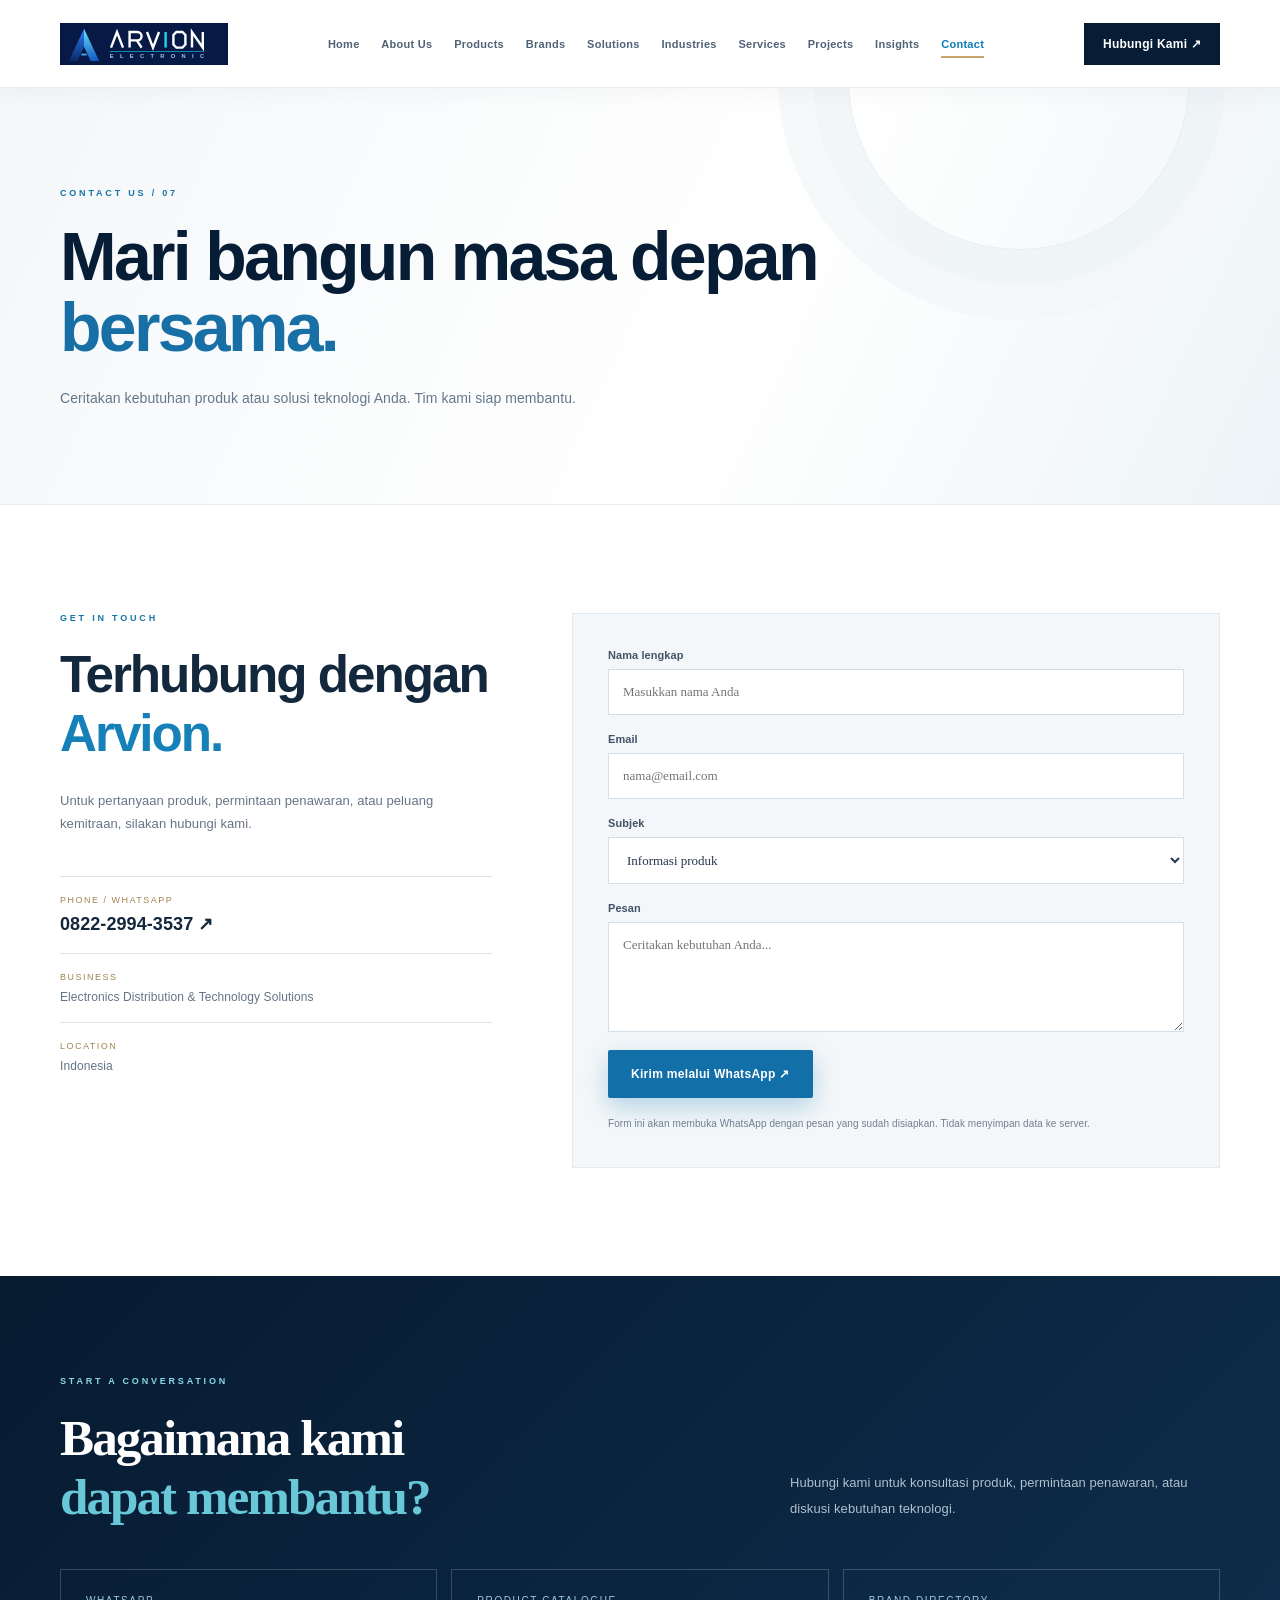
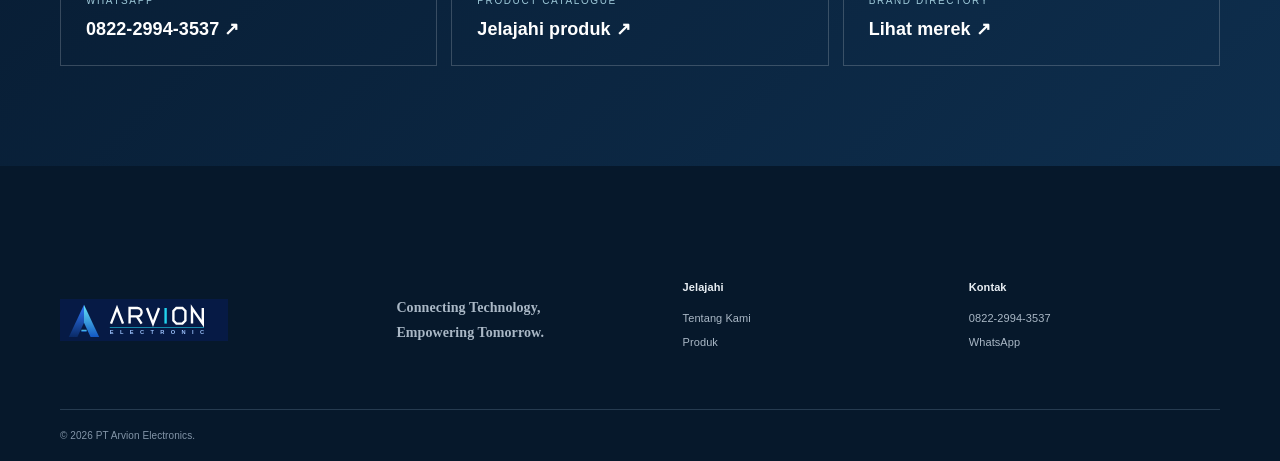
<file: contact.html>
<!DOCTYPE html><html lang="id"><head><meta charset="UTF-8"><meta name="viewport" content="width=device-width, initial-scale=1.0"><title>Contact | PT Arvion Electronics</title><link rel="stylesheet" href="style.css"><script defer src="script.js"></script></head><body><header class="site-header"><a class="brand" href="index.html"><img class="brand-logo" src="arvion-logo-dark.svg" alt="Logo PT Arvion Electronics"></a><button class="menu-toggle" aria-label="Buka navigasi" aria-expanded="false">☰</button><nav class="nav"><a class="" href="index.html">Home</a><a class="" href="about.html">About Us</a><a class="" href="products.html">Products</a><a class="" href="brands.html">Brands</a><a class="" href="solutions.html">Solutions</a><a class="" href="industries.html">Industries</a><a class="" href="services.html">Services</a><a class="" href="projects.html">Projects</a><a class="" href="insights.html">Insights</a><a class="active" href="contact.html">Contact</a></nav><a class="nav-cta" href="contact.html">Hubungi Kami ↗</a></header><main><section class="page-hero"><div class="container"><div class="eyebrow dark">CONTACT US / 07</div><h1>Mari bangun masa depan<br><em>bersama.</em></h1><p>Ceritakan kebutuhan produk atau solusi teknologi Anda. Tim kami siap membantu.</p></div></section><section class="section container contact-layout"><div class="contact-info"><div class="eyebrow dark">GET IN TOUCH</div><h2>Terhubung dengan<br><em>Arvion.</em></h2><p>Untuk pertanyaan produk, permintaan penawaran, atau peluang kemitraan, silakan hubungi kami.</p><div class="contact-detail"><small>PHONE / WHATSAPP</small><a href="https://wa.me/6282229943537" target="_blank" rel="noopener">0822-2994-3537 ↗</a></div><div class="contact-detail"><small>BUSINESS</small><span>Electronics Distribution & Technology Solutions</span></div><div class="contact-detail"><small>LOCATION</small><span>Indonesia</span></div></div><form class="contact-form" id="contactForm"><label>Nama lengkap<input required name="name" placeholder="Masukkan nama Anda"></label><label>Email<input required type="email" name="email" placeholder="nama@email.com"></label><label>Subjek<select name="subject"><option>Informasi produk</option><option>Permintaan penawaran</option><option>Kemitraan bisnis</option><option>Konsultasi solusi</option></select></label><label>Pesan<textarea required name="message" rows="5" placeholder="Ceritakan kebutuhan Anda..."></textarea></label><button class="btn btn-primary" type="submit">Kirim melalui WhatsApp ↗</button><small class="form-note">Form ini akan membuka WhatsApp dengan pesan yang sudah disiapkan. Tidak menyimpan data ke server.</small></form></section><section class="dark-section"><div class="container"><div class="section-head light"><div><div class="eyebrow">START A CONVERSATION</div><h2>Bagaimana kami<br><em>dapat membantu?</em></h2></div><p>Hubungi kami untuk konsultasi produk, permintaan penawaran, atau diskusi kebutuhan teknologi.</p></div><div class="contact-quick"><a href="https://wa.me/6282229943537" target="_blank" rel="noopener"><span>WHATSAPP</span><b>0822-2994-3537 ↗</b></a><a href="products.html"><span>PRODUCT CATALOGUE</span><b>Jelajahi produk ↗</b></a><a href="brands.html"><span>BRAND DIRECTORY</span><b>Lihat merek ↗</b></a></div></div></section></main><footer class="footer"><div class="container footer-main"><a class="brand brand-light" href="index.html"><img class="brand-logo" src="arvion-logo-dark.svg" alt="Logo PT Arvion Electronics"></a><p>Connecting Technology,<br>Empowering Tomorrow.</p><div><b>Jelajahi</b><a href="about.html">Tentang Kami</a><a href="products.html">Produk</a></div><div><b>Kontak</b><a href="tel:082229943537">0822-2994-3537</a><a href="https://wa.me/6282229943537">WhatsApp</a></div></div><div class="container footer-bottom">© 2026 PT Arvion Electronics.</div></footer></body></html>
</file>
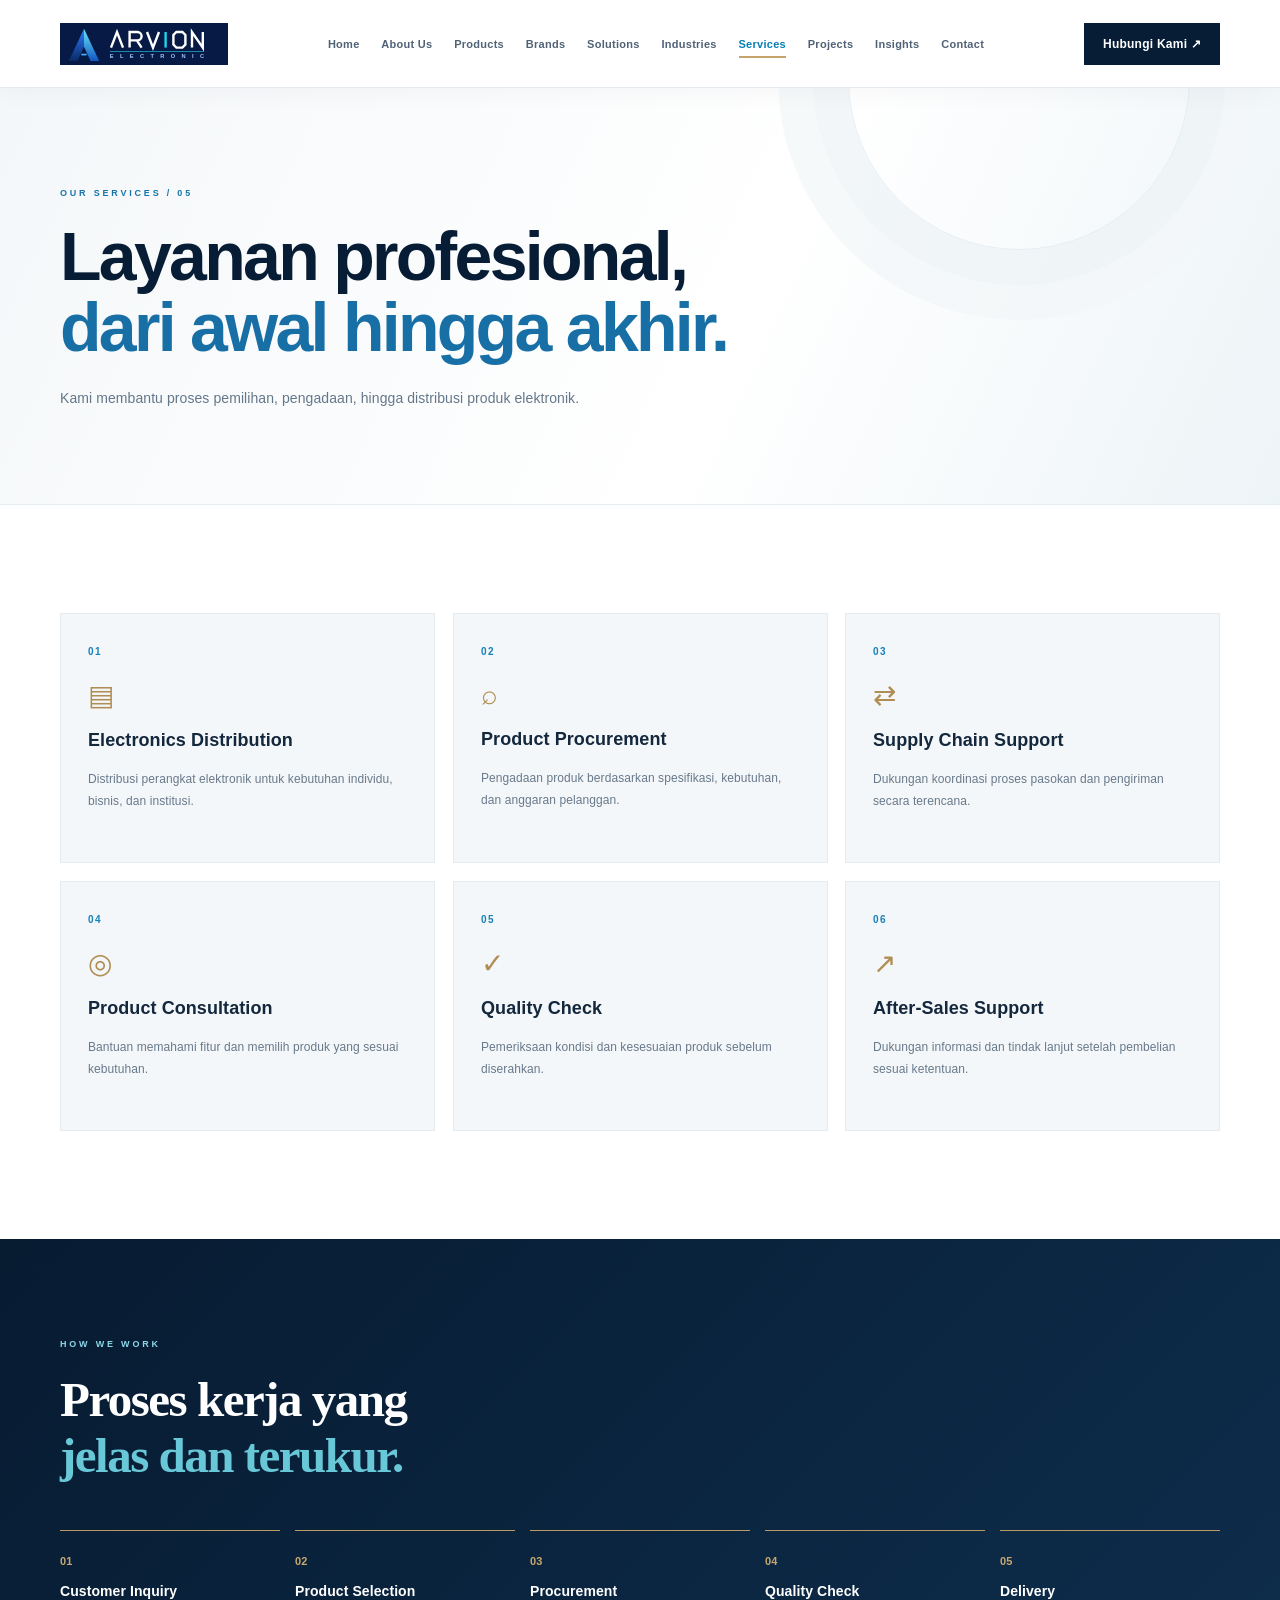
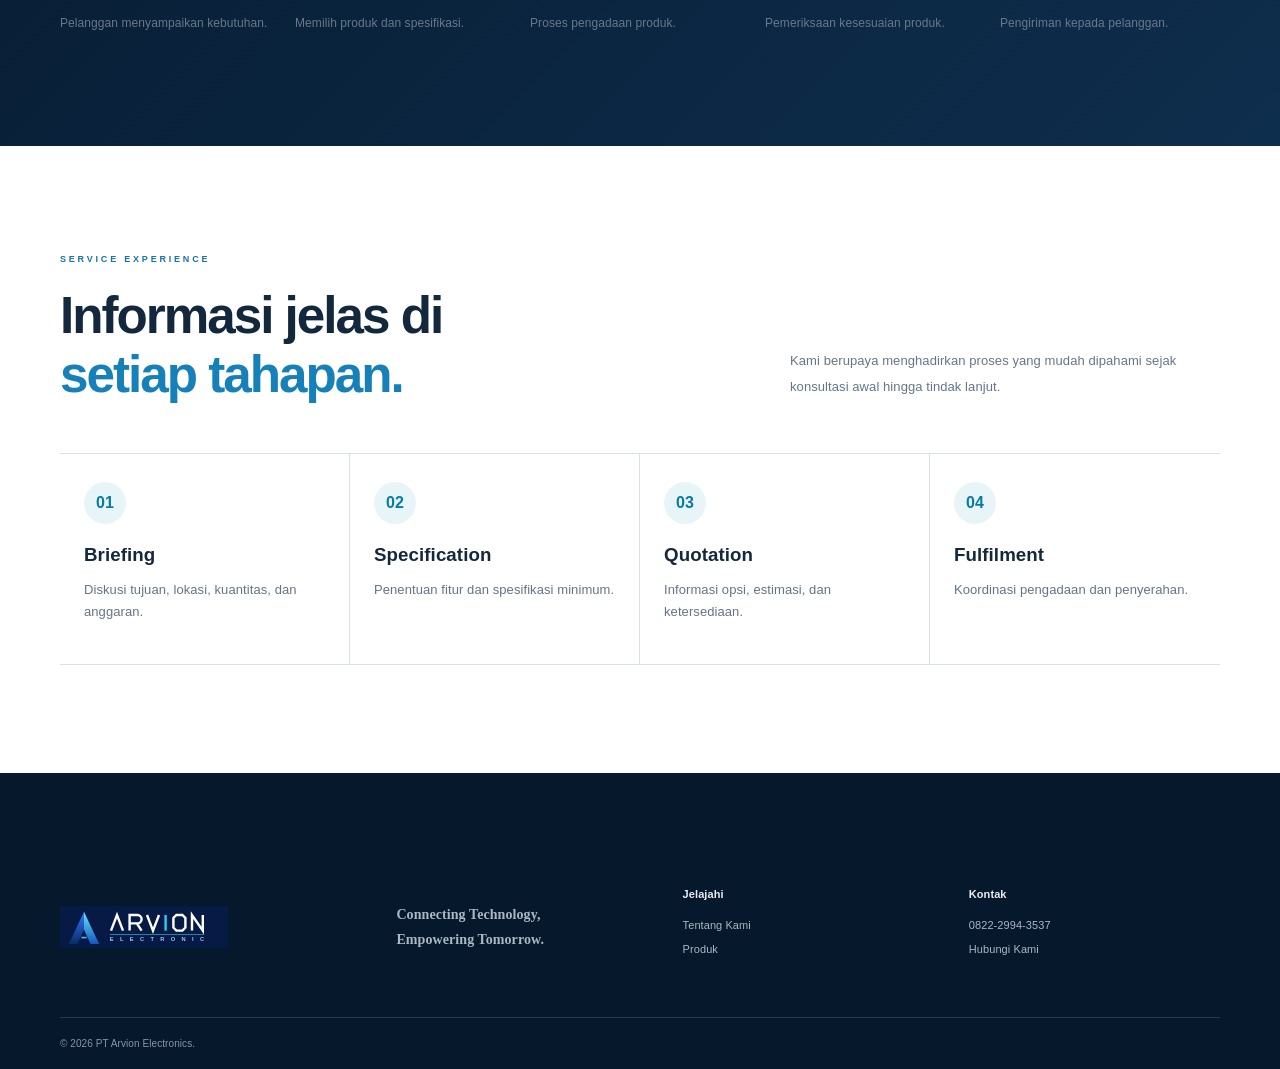
<file: services.html>
<!DOCTYPE html><html lang="id"><head><meta charset="UTF-8"><meta name="viewport" content="width=device-width, initial-scale=1.0"><title>Services | PT Arvion Electronics</title><link rel="stylesheet" href="style.css"><script defer src="script.js"></script></head><body><header class="site-header"><a class="brand" href="index.html"><img class="brand-logo" src="arvion-logo-dark.svg" alt="Logo PT Arvion Electronics"></a><button class="menu-toggle" aria-label="Buka navigasi" aria-expanded="false">☰</button><nav class="nav"><a class="" href="index.html">Home</a><a class="" href="about.html">About Us</a><a class="" href="products.html">Products</a><a class="" href="brands.html">Brands</a><a class="" href="solutions.html">Solutions</a><a class="" href="industries.html">Industries</a><a class="active" href="services.html">Services</a><a class="" href="projects.html">Projects</a><a class="" href="insights.html">Insights</a><a class="" href="contact.html">Contact</a></nav><a class="nav-cta" href="contact.html">Hubungi Kami ↗</a></header><main><section class="page-hero"><div class="container"><div class="eyebrow dark">OUR SERVICES / 05</div><h1>Layanan profesional,<br><em>dari awal hingga akhir.</em></h1><p>Kami membantu proses pemilihan, pengadaan, hingga distribusi produk elektronik.</p></div></section><section class="section container"><div class="service-grid"><article><b>01</b><div class="service-icon">▤</div><h3>Electronics Distribution</h3><p>Distribusi perangkat elektronik untuk kebutuhan individu, bisnis, dan institusi.</p></article><article><b>02</b><div class="service-icon">⌕</div><h3>Product Procurement</h3><p>Pengadaan produk berdasarkan spesifikasi, kebutuhan, dan anggaran pelanggan.</p></article><article><b>03</b><div class="service-icon">⇄</div><h3>Supply Chain Support</h3><p>Dukungan koordinasi proses pasokan dan pengiriman secara terencana.</p></article><article><b>04</b><div class="service-icon">◎</div><h3>Product Consultation</h3><p>Bantuan memahami fitur dan memilih produk yang sesuai kebutuhan.</p></article><article><b>05</b><div class="service-icon">✓</div><h3>Quality Check</h3><p>Pemeriksaan kondisi dan kesesuaian produk sebelum diserahkan.</p></article><article><b>06</b><div class="service-icon">↗</div><h3>After-Sales Support</h3><p>Dukungan informasi dan tindak lanjut setelah pembelian sesuai ketentuan.</p></article></div></section><section class="dark-section"><div class="container"><div class="eyebrow">HOW WE WORK</div><h2>Proses kerja yang<br><em>jelas dan terukur.</em></h2><div class="process-grid"><div><b>01</b><h3>Customer Inquiry</h3><p>Pelanggan menyampaikan kebutuhan.</p></div><div><b>02</b><h3>Product Selection</h3><p>Memilih produk dan spesifikasi.</p></div><div><b>03</b><h3>Procurement</h3><p>Proses pengadaan produk.</p></div><div><b>04</b><h3>Quality Check</h3><p>Pemeriksaan kesesuaian produk.</p></div><div><b>05</b><h3>Delivery</h3><p>Pengiriman kepada pelanggan.</p></div></div></div></section><section class="section container"><div class="section-head"><div><div class="eyebrow dark">SERVICE EXPERIENCE</div><h2>Informasi jelas di<br><em>setiap tahapan.</em></h2></div><p>Kami berupaya menghadirkan proses yang mudah dipahami sejak konsultasi awal hingga tindak lanjut.</p></div><div class="journey-grid"><div><span>01</span><h3>Briefing</h3><p>Diskusi tujuan, lokasi, kuantitas, dan anggaran.</p></div><div><span>02</span><h3>Specification</h3><p>Penentuan fitur dan spesifikasi minimum.</p></div><div><span>03</span><h3>Quotation</h3><p>Informasi opsi, estimasi, dan ketersediaan.</p></div><div><span>04</span><h3>Fulfilment</h3><p>Koordinasi pengadaan dan penyerahan.</p></div></div></section></main><footer class="footer"><div class="container footer-main"><a class="brand brand-light" href="index.html"><img class="brand-logo" src="arvion-logo-dark.svg" alt="Logo PT Arvion Electronics"></a><p>Connecting Technology,<br>Empowering Tomorrow.</p><div><b>Jelajahi</b><a href="about.html">Tentang Kami</a><a href="products.html">Produk</a></div><div><b>Kontak</b><a href="tel:082229943537">0822-2994-3537</a><a href="contact.html">Hubungi Kami</a></div></div><div class="container footer-bottom">© 2026 PT Arvion Electronics.</div></footer></body></html>
</file>
<file: style.css>
*{box-sizing:border-box} :root{--navy:#081b31;--navy2:#102b48;--blue:#1767a5;--cyan:#52c4d8;--ink:#12243a;--muted:#657487;--paper:#f4f7fa;--line:#dce4eb}html{scroll-behavior:smooth}body{margin:0;font-family:"DM Sans",sans-serif;color:var(--ink);background:#fff}h1,h2,h3,.brand{font-family:Manrope,sans-serif}a{color:inherit;text-decoration:none}.container{width:min(1160px,calc(100% - 48px));margin:auto}.site-header{height:82px;padding:0 max(24px,calc((100% - 1160px)/2));display:flex;align-items:center;justify-content:space-between;background:#fff;position:sticky;top:0;z-index:20;border-bottom:1px solid #e9eef2}.brand{display:flex;align-items:center;gap:10px;font-weight:800;letter-spacing:2px;font-size:16px;color:var(--navy)}.brand>span:last-child{line-height:1}.brand small{display:block;font:600 8px "DM Sans";letter-spacing:3px;margin-top:5px;color:#718092}.brand-icon{width:39px;height:39px;background:var(--navy);color:white;display:grid;place-items:center;font-size:22px;letter-spacing:-2px}.brand-icon span{color:var(--cyan)}.nav{display:flex;gap:24px}.nav a{font-size:12px;font-weight:700;color:#4f6072;transition:.2s}.nav a:hover,.nav a.active{color:#0877b8}.nav-cta{font-size:12px;font-weight:700;color:#fff;background:var(--navy);padding:13px 17px}.nav-cta span{color:var(--cyan)}.menu-toggle{display:none;background:none;border:0;font-size:25px;color:var(--navy)}.hero{min-height:650px;position:relative;display:flex;align-items:center;overflow:hidden;background:var(--navy);color:white}.hero-bg{position:absolute;inset:0;background:linear-gradient(90deg,rgba(5,21,39,.96) 0%,rgba(5,21,39,.82) 46%,rgba(5,21,39,.25) 100%),url("https://images.unsplash.com/photo-1518770660439-4636190af475?auto=format&fit=crop&w=2000&q=90") center/cover}.hero-content{position:relative;padding-top:25px;padding-bottom:55px}.eyebrow{font-size:10px;letter-spacing:2.5px;font-weight:700;color:#8bd7e7;margin-bottom:23px}.eyebrow span{display:inline-block;width:25px;height:2px;background:var(--cyan);vertical-align:middle;margin-right:8px}.eyebrow.dark{color:#1874a9}.hero h1,.page-hero h1{font-size:clamp(43px,6vw,76px);line-height:1.08;letter-spacing:-3px;margin:0 0 23px;font-weight:700}.hero h1 em,.page-hero h1 em,h2 em{font-style:normal;color:#65c9dc}.hero-content>p{max-width:550px;color:#c4d0dc;line-height:1.8;font-size:15px}.hero-actions{display:flex;gap:13px;margin-top:32px}.btn{display:inline-flex;align-items:center;justify-content:center;gap:17px;padding:15px 21px;font-weight:700;font-size:12px;border:1px solid transparent;cursor:pointer;transition:.25s}.btn-primary{background:#1678b4;color:white}.btn-primary:hover{background:#2296ce;transform:translateY(-2px)}.btn-outline{border-color:#8a9aaa;color:white}.btn-outline:hover{background:#fff;color:var(--navy)}.hero-proof{display:flex;align-items:center;gap:13px;margin-top:55px}.proof-icon{width:38px;height:38px;border:1px solid #54718c;display:grid;place-items:center;color:var(--cyan)}.hero-proof b,.hero-proof small{display:block}.hero-proof b{font-size:12px}.hero-proof small{font-size:10px;color:#a9b9c8;margin-top:4px}.hero-caption{position:absolute;right:5%;bottom:35px;font-size:9px;letter-spacing:2px;color:#c2d1df}.stats-strip{background:#f1f5f8;border-bottom:1px solid var(--line)}.stats-grid{display:grid;grid-template-columns:repeat(4,1fr);padding:30px 0;gap:20px}.stats-grid>div{border-right:1px solid #d6e0e8;padding-left:24px}.stats-grid>div:first-child{padding-left:0}.stats-grid strong{font:800 32px Manrope;color:var(--navy);display:block}.stats-grid strong span{font-size:13px;color:#1680b9;margin-left:3px}.stats-grid small{font-size:11px;color:#68798b}.stats-note{font-size:13px;line-height:1.7;color:#627487!important;border:0!important}.section{padding-top:100px;padding-bottom:100px}.section-head{display:flex;align-items:end;justify-content:space-between;gap:50px;margin-bottom:43px}.section-head h2,.split h2,.contact-info h2{font-size:clamp(32px,4vw,49px);line-height:1.15;letter-spacing:-1.8px;margin:0}.section-head h2 em,.split h2 em,.contact-info h2 em{color:#1681b8}.section-head>p{max-width:430px;color:var(--muted);font-size:13px;line-height:1.9;margin:0 0 5px}.feature-grid{display:grid;grid-template-columns:1.25fr .75fr;gap:22px}.feature-card{background:#f0f4f7;min-height:420px;position:relative;overflow:hidden}.feature-card>img{width:100%;height:235px;object-fit:cover;display:block}.feature-card>div{padding:24px 28px}.feature-card span,.solution-list span,.project-grid small{font-size:9px;letter-spacing:1.7px;color:#187db1;font-weight:700}.feature-card h3{font-size:23px;margin:12px 0 7px}.feature-card p,.product-meta p{font-size:12px;color:var(--muted);line-height:1.7}.text-link{display:inline-block;font-size:11px;font-weight:700;color:#087ab6;margin-top:8px}.dark-section{background:var(--navy);color:white;padding:90px 0}.dark-section .section-head{margin-bottom:42px}.dark-section h2{font:700 clamp(34px,4vw,49px) Manrope;line-height:1.15;margin:0;letter-spacing:-1.5px}.dark-section h2 em{color:var(--cyan)}.dark-section .section-head>p{color:#b0c0ce}.pillar-grid{border-top:1px solid #36516a}.pillar{display:grid;grid-template-columns:70px 1fr 30px;align-items:center;padding:23px 8px;border-bottom:1px solid #36516a;transition:.2s}.pillar:hover{background:#102b48;padding-left:18px}.pillar b{font-size:11px;color:#72c9dc}.pillar span{font:600 18px Manrope}.pillar i{font-style:normal;color:var(--cyan)}.cta-band{display:flex;justify-content:space-between;align-items:center;padding-top:85px;padding-bottom:85px}.cta-band h2{font:700 42px/1.12 Manrope;margin:0;letter-spacing:-1.5px}.cta-band h2 em{color:#1681b8}.footer{background:#061629;color:#fff;padding:55px 0 20px}.footer-main{display:grid;grid-template-columns:1.2fr 1fr 1fr 1fr;gap:35px;padding-bottom:40px}.brand-light{color:white}.brand-light small{color:#93a7b8}.footer-main p{font:600 14px/1.8 Manrope;color:#a9bac9}.footer-main>div{display:flex;flex-direction:column;gap:12px}.footer-main>div b{font-size:11px;margin-bottom:7px;color:#70c7d8}.footer-main>div a{font-size:11px;color:#b7c4d0}.footer-bottom{border-top:1px solid #24394e;padding-top:20px;font-size:10px;color:#8295a7}.page-hero{padding:95px 0 80px;background:linear-gradient(120deg,#f0f5f8,#fff)}.page-hero h1{color:var(--navy);font-size:clamp(40px,5vw,65px)}.page-hero h1 em{color:#1681b8}.page-hero p{max-width:600px;color:var(--muted);line-height:1.8;font-size:14px}.split{display:grid;grid-template-columns:1fr 1fr;gap:70px;align-items:start}.body-copy{color:#627487;line-height:1.95;font-size:13px}.image-quote{height:430px;position:relative;color:#fff;overflow:hidden}.image-quote img{width:100%;height:100%;object-fit:cover;filter:brightness(.45)}.image-quote>div{position:absolute;left:max(24px,calc((100% - 1160px)/2));bottom:55px;max-width:620px}.image-quote span{font-size:10px;letter-spacing:2px;color:#7bd3e2}.image-quote h2{font-size:clamp(30px,4vw,48px);line-height:1.15}.image-quote em{color:#70d1e1;font-style:normal}.vm-grid{display:grid;grid-template-columns:1fr 1fr;gap:20px}.vm-grid article{background:#f3f6f8;padding:35px}.vm-grid article>span,.service-grid article>b{font-size:10px;color:#1681b8;letter-spacing:1.5px}.vm-grid h3{font-size:26px;margin:14px 0}.vm-grid p,.vm-grid li{font-size:12px;color:#627487;line-height:1.9}.vm-grid ul{padding-left:17px}.values-grid{display:grid;grid-template-columns:repeat(5,1fr);margin-top:20px;border:1px solid var(--line)}.values-grid>div{padding:22px 15px;border-right:1px solid var(--line)}.values-grid>div:last-child{border:0}.values-grid b,.values-grid small{display:block}.values-grid b{font-size:10px;color:#147eb4;letter-spacing:1px}.values-grid small{font-size:10px;color:#718092;margin-top:8px}.catalog-tools{display:flex;justify-content:space-between;gap:20px;align-items:center;margin-bottom:30px}.filters{display:flex;gap:8px;flex-wrap:wrap}.filter{background:#f1f5f8;border:1px solid #e1e8ee;padding:10px 15px;font:600 11px "DM Sans";cursor:pointer;color:#607184}.filter.active,.filter:hover{background:var(--navy);color:#fff}.catalog-tools input{padding:11px 14px;border:1px solid var(--line);min-width:210px;font:12px "DM Sans"}.product-grid{display:grid;grid-template-columns:repeat(3,1fr);gap:25px}.product-card{background:#f4f7f9;transition:.25s}.product-card:hover{transform:translateY(-5px);box-shadow:0 16px 35px #0b2a4418}.product-open{display:block;width:100%;height:235px;border:0;padding:0;position:relative;cursor:pointer;overflow:hidden;background:#dce5eb}.product-open img{width:100%;height:100%;object-fit:cover;transition:.5s}.product-card:hover img{transform:scale(1.05)}.product-arrow{position:absolute;right:13px;top:13px;background:#fff;width:32px;height:32px;display:grid;place-items:center;color:var(--navy)}.product-meta{padding:19px 20px 23px}.product-meta small{font-size:9px;letter-spacing:1.4px;color:#1681b8;font-weight:700}.product-meta h3{font-size:19px;margin:9px 0 0}.product-meta p{margin-bottom:0}.disclaimer{font-size:11px;line-height:1.7;color:#718092;margin-top:25px}.modal{position:fixed;inset:0;background:#031426c9;z-index:50;display:none;align-items:center;justify-content:center;padding:20px}.modal.show{display:flex}.modal-panel{background:white;max-width:850px;width:100%;max-height:90vh;overflow:auto;display:grid;grid-template-columns:1fr 1fr;position:relative;animation:pop .25s ease}.modal-panel>img{width:100%;height:100%;min-height:430px;object-fit:cover}.modal-content{padding:45px 35px}.modal-content>small{font-size:9px;letter-spacing:2px;color:#1681b8}.modal-content h2{font-size:30px;line-height:1.2}.modal-content p{font-size:12px;line-height:1.8;color:#617285}.modal-content h4{font-size:11px;margin:22px 0 6px}.modal-content strong{font-size:15px;color:#147eb4}.modal-close{position:absolute;right:12px;top:10px;border:0;background:#fff;width:35px;height:35px;font-size:25px;cursor:pointer;z-index:2}.notice{background:#eef5f8;border-left:3px solid #1681b8;padding:18px 22px;margin-bottom:28px}.notice b{font:700 14px Manrope}.notice p{font-size:12px;line-height:1.7;color:#607184;margin-bottom:0}.project-grid{display:grid;grid-template-columns:repeat(3,1fr);gap:22px}.project-grid article{background:#f3f6f8}.project-grid img{width:100%;height:220px;object-fit:cover}.project-grid article>div{padding:22px}.project-grid h3{font-size:18px}.project-grid p{font-size:12px;color:#657487;line-height:1.7}.solution-list{padding-top:60px}.solution-list article{display:grid;grid-template-columns:1fr 1fr;gap:65px;align-items:center;padding:30px 0 65px;border-bottom:1px solid var(--line)}.solution-list article:nth-child(even) img{order:2}.solution-list img{width:100%;height:300px;object-fit:cover}.solution-list h2{font-size:32px;line-height:1.2}.solution-list p{font-size:13px;line-height:1.9;color:#657487}.service-grid{display:grid;grid-template-columns:repeat(3,1fr);gap:18px}.service-grid article{background:#f2f6f8;padding:27px;min-height:250px}.service-icon{font-size:28px;color:#1681b8;margin-top:20px}.service-grid h3{font-size:18px}.service-grid p,.process-grid p{font-size:12px;line-height:1.8;color:#68798b}.process-grid{display:grid;grid-template-columns:repeat(5,1fr);gap:15px;margin-top:45px}.process-grid>div{border-top:1px solid #486078;padding-top:20px}.process-grid b{color:#66c9dc;font-size:11px}.process-grid h3{font-size:14px}.contact-layout{display:grid;grid-template-columns:.8fr 1.2fr;gap:80px}.contact-info>p{font-size:13px;line-height:1.8;color:#657487;margin:25px 0 40px}.contact-detail{border-top:1px solid var(--line);padding:18px 0}.contact-detail small,.contact-detail span,.contact-detail a{display:block}.contact-detail small{font-size:9px;letter-spacing:1.5px;color:#1681b8;margin-bottom:8px}.contact-detail a{font-size:18px;font-weight:700}.contact-detail span{font-size:12px;color:#647487}.contact-form{background:#f2f6f8;padding:35px;display:flex;flex-direction:column;gap:18px}.contact-form label{font-size:11px;font-weight:700;color:#405267}.contact-form input,.contact-form select,.contact-form textarea{display:block;width:100%;margin-top:8px;border:1px solid #dce5ec;background:#fff;padding:13px;font:12px "DM Sans";color:#25394d}.contact-form textarea{resize:vertical}.contact-form .btn{align-self:flex-start}.form-note{font-size:10px;color:#718092;line-height:1.6}.welcome{position:fixed;inset:0;background:#071a2e;z-index:100;display:flex;flex-direction:column;align-items:center;justify-content:center;color:white;transition:opacity .7s,visibility .7s}.welcome.hide{opacity:0;visibility:hidden}.welcome-mark{font:800 70px Manrope;letter-spacing:-8px}.welcome-mark span{color:#61c9dc}.welcome p{font:700 13px Manrope;letter-spacing:4px;margin:12px 0}.welcome small{font-size:8px;letter-spacing:2px;color:#9aafc2}.welcome-line{width:150px;height:2px;background:#28425b;margin-top:35px}.welcome-line i{display:block;height:100%;background:#5bc5d8;width:0;animation:load 1.4s ease forwards}@keyframes load{to{width:100%}}@keyframes pop{from{opacity:0;transform:translateY(12px) scale(.98)}to{opacity:1;transform:none}}.reveal{opacity:0;transform:translateY(22px);transition:.7s}.reveal.visible{opacity:1;transform:none} @media(max-width:1000px){.nav{gap:13px}.nav a{font-size:11px}.nav-cta{display:none}.hero{min-height:590px}.product-grid{grid-template-columns:repeat(2,1fr)}}@media(max-width:760px){.container{width:calc(100% - 36px)}.site-header{height:70px;padding:0 18px}.menu-toggle{display:block}.nav{display:none;position:absolute;top:70px;left:0;right:0;background:white;padding:18px 24px 25px;box-shadow:0 15px 25px #0b20301a;flex-direction:column;gap:18px}.nav.open{display:flex}.nav a{font-size:13px}.hero{min-height:620px}.hero-bg{background:linear-gradient(90deg,rgba(5,21,39,.94),rgba(5,21,39,.64)),url("https://images.unsplash.com/photo-1518770660439-4636190af475?auto=format&fit=crop&w=1000&q=85") center/cover}.hero h1{font-size:48px;letter-spacing:-2px}.hero-content>p{font-size:13px}.stats-grid{grid-template-columns:1fr 1fr;gap:22px}.stats-grid>div{padding-left:12px}.stats-grid>div:nth-child(odd){padding-left:0}.stats-grid>div:nth-child(2){border:0}.stats-note{display:none}.section{padding-top:70px;padding-bottom:70px}.section-head{display:block}.section-head>p{margin-top:20px}.feature-grid,.split,.vm-grid,.contact-layout{grid-template-columns:1fr;gap:25px}.feature-card{min-height:0}.dark-section{padding:70px 0}.pillar{grid-template-columns:45px 1fr 20px}.pillar span{font-size:15px}.cta-band{display:block;padding-top:65px;padding-bottom:65px}.cta-band .btn{margin-top:25px}.footer-main{grid-template-columns:1fr 1fr;gap:30px}.page-hero{padding:70px 0 55px}.page-hero h1{letter-spacing:-2px}.values-grid{grid-template-columns:1fr 1fr}.values-grid>div{border-bottom:1px solid var(--line)}.catalog-tools{display:block}.catalog-tools input{width:100%;margin-top:15px}.product-grid,.project-grid,.service-grid{grid-template-columns:1fr 1fr;gap:13px}.product-open{height:170px}.product-meta{padding:15px}.product-meta h3{font-size:15px}.product-meta small{font-size:8px}.modal-panel{grid-template-columns:1fr;max-width:480px}.modal-panel>img{height:200px;min-height:0}.modal-content{padding:25px}.solution-list article{grid-template-columns:1fr;gap:20px;padding-bottom:40px}.solution-list article:nth-child(even) img{order:0}.solution-list img{height:220px}.process-grid{grid-template-columns:1fr 1fr}.image-quote{height:350px}.image-quote>div{left:22px;right:22px}.contact-form{padding:23px}}@media(max-width:430px){.product-grid,.project-grid,.service-grid{grid-template-columns:1fr}.product-open{height:220px}.hero h1{font-size:42px}.hero-actions{flex-wrap:wrap}.footer-main{grid-template-columns:1fr 1fr}.footer-main>p{font-size:12px}}
/* Logo resmi dari file yang diberikan */
.brand-logo{display:block;width:154px;height:auto;object-fit:contain}.brand{gap:0}.brand-light .brand-logo{width:154px}.welcome-logo{width:min(360px,78vw);height:auto;display:block;box-shadow:0 14px 50px #0005}.welcome p{margin-top:22px}@media(max-width:760px){.brand-logo,.brand-light .brand-logo{width:142px}}


/* ==========================================================
   ARVION PREMIUM CORPORATE SYSTEM — refreshed visual identity
   ========================================================== */
:root{--navy:#071d35;--navy2:#102f50;--blue:#176da5;--cyan:#69c8d8;--ink:#14283d;--muted:#64778a;--paper:#f5f7f9;--line:#dce4eb;--gold:#b99a62;--radius:3px}
body{font-family:"DM Sans",sans-serif;color:var(--ink);letter-spacing:.005em}
::selection{background:#b8e6ed;color:#08233c}
.site-header{height:88px;background:rgba(255,255,255,.97);backdrop-filter:blur(16px);border-bottom:1px solid #e5ebf0;box-shadow:0 5px 24px rgba(8,29,53,.035)}
.brand-logo{width:168px}.brand-light .brand-logo{width:168px}
.nav{gap:clamp(13px,1.7vw,25px)}.nav a{font-size:11px;letter-spacing:.025em;color:#506276}.nav a.active,.nav a:hover{color:#087eb7}
.nav-cta{background:var(--navy);padding:14px 19px;letter-spacing:.02em;transition:.25s}.nav-cta:hover{background:#155b88}
.hero{min-height:690px;background:#071d35}.hero-bg{background-image:linear-gradient(90deg,rgba(5,22,41,.97) 0%,rgba(5,22,41,.87) 43%,rgba(5,22,41,.26) 100%),url("https://images.unsplash.com/photo-1518770660439-4636190af475?auto=format&fit=crop&w=2000&q=90");background-position:center 48%}
.hero-content{padding-top:10px}.eyebrow{font-size:9px;letter-spacing:2.8px}.hero h1,.page-hero h1{font-size:clamp(46px,6.5vw,82px);line-height:1.04;letter-spacing:-3.7px;font-weight:700}.hero h1 em,.page-hero h1 em{color:#82d5e1}.hero-content>p{font-size:15px;line-height:1.95;color:#c7d3df;max-width:570px}.hero-proof{margin-top:48px}.proof-icon{border-color:#8d9eae;color:#d6b879}.btn{border-radius:2px;letter-spacing:.025em;padding:16px 22px}.btn-primary{background:#126fa8}.btn-primary:hover{background:#0d5e91}.btn-outline{border-color:#8799aa}
.stats-strip{background:#f5f7f9}.stats-grid{padding:34px 0}.stats-grid strong{font-size:36px}.stats-grid small{letter-spacing:.02em}.stats-note{color:#52677c!important}
.section{padding-top:108px;padding-bottom:108px}.section-head{margin-bottom:48px}.section-head h2,.split h2,.contact-info h2{font-size:clamp(34px,4vw,52px);letter-spacing:-2px}.section-head>p{font-size:13px;line-height:2;color:#63768a}
.feature-grid{gap:20px}.feature-card{background:#f2f5f7;border:1px solid #e8edf1;transition:transform .35s,box-shadow .35s}.feature-card:hover,.product-card:hover{transform:translateY(-5px);box-shadow:0 18px 42px rgba(8,29,53,.10)}.feature-card>img{height:260px;filter:saturate(.82)}.feature-card>div{padding:27px 30px}.feature-card h3{font-size:21px;letter-spacing:-.5px}.feature-card p{line-height:1.8}
.dark-section{background:linear-gradient(135deg,#071b31,#0e2e4d);padding:100px 0}.dark-section .section-head h2{color:white}.pillar{border-color:#35516a;padding:22px 10px;transition:.25s}.pillar:hover{padding-left:18px;background:#ffffff08}.pillar b{color:#bda16f}.pillar span{font-size:17px;font-weight:600}.pillar i{color:#83d5e1}
.cta-band{padding-top:80px;padding-bottom:80px;border-top:1px solid var(--line)}.cta-band h2{font-size:clamp(34px,4vw,50px);letter-spacing:-1.8px}.cta-band h2 em{color:#176fa6}
.footer{background:#06182b}.footer-main{padding-top:60px;padding-bottom:50px}.footer-main>p{color:#aab8c6}.footer-main>div b{color:#e8eef3}.footer-main>div a{color:#aab8c6}.footer-main>div a:hover{color:#7ad2df}.footer-bottom{border-color:#263b50;color:#8395a8}
.page-hero{padding:100px 0 78px;background:linear-gradient(115deg,#f4f7f9 0%,#fff 58%,#edf4f7 100%);border-bottom:1px solid #e6edf2;position:relative;overflow:hidden}.page-hero:after{content:"";position:absolute;width:340px;height:340px;border:1px solid #dce8ee;border-radius:50%;right:7%;top:-180px;box-shadow:0 0 0 35px #edf3f6,0 0 0 70px #f3f7f9;opacity:.7}.page-hero .container{position:relative;z-index:1}.page-hero h1{font-size:clamp(42px,5.7vw,68px);color:var(--navy);letter-spacing:-2.7px}.page-hero h1 em{color:#176fa6}.page-hero p{max-width:660px;color:#64778a;line-height:1.9;font-size:14px}
.values-grid>div,.vm-grid>div{background:#f4f7f9;border:1px solid #e6edf1;padding:26px}.values-grid b,.vm-grid h3{color:var(--navy)}
.solution-list article{gap:70px}.solution-list img{box-shadow:0 18px 40px #102b4812}.solution-list h2{font-size:34px;letter-spacing:-1px}.service-grid article{background:#f4f7f9;border:1px solid #e5ecf1;transition:.25s}.service-grid article:hover{background:#fff;box-shadow:0 16px 36px #102b4812;transform:translateY(-4px)}.service-icon{color:#b08d53}.process-grid>div{border-color:#b99a62}.process-grid b{color:#c7a76e}
.project-grid article{background:#f4f7f9;border:1px solid #e6edf1;transition:.25s}.project-grid article:hover{transform:translateY(-4px);box-shadow:0 15px 35px #102b4812}.project-grid img{filter:saturate(.82)}
.contact-form{background:#f4f7f9;border:1px solid #e3eaf0}.contact-form input,.contact-form select,.contact-form textarea{border-color:#d5dfe7;padding:14px;font-size:13px}.contact-form input:focus,.contact-form select:focus,.contact-form textarea:focus{outline:2px solid #a9dce5;border-color:#4da9c2}.contact-detail small{color:#a18450}
.catalog-tools{padding-bottom:22px;border-bottom:1px solid var(--line)}.filters{gap:8px}.filter{border:1px solid #dbe4eb;background:#fff;padding:10px 15px;color:#53677b}.filter.active,.filter:hover{background:var(--navy);border-color:var(--navy);color:#fff}.catalog-tools input{border:1px solid #dbe4eb;padding:12px 15px}.product-card{border:1px solid #e5ebf0;background:#fff;transition:transform .3s,box-shadow .3s}.product-open{height:235px;background:#f2f5f7}.product-open img{transition:transform .5s;filter:saturate(.88)}.product-card:hover .product-open img{transform:scale(1.045)}.product-meta{padding:22px 23px 25px}.product-meta small{color:#a18450;letter-spacing:1.5px}.product-meta h3{font-size:18px}.product-meta p{color:#718093}.disclaimer,.brand-disclaimer{font-size:10px;line-height:1.8;color:#778696;background:#f5f7f9;border-left:2px solid #b99a62;padding:13px 17px;margin-top:25px}
.modal-panel{border:1px solid #e5ebf0;box-shadow:0 25px 90px #06182b55}.modal-content h4{color:#a18450;letter-spacing:.07em;text-transform:uppercase}.modal-content strong{color:#176fa6}
.brand-section{padding:78px 0 84px;background:#f5f7f9;border-top:1px solid #e7edf1;border-bottom:1px solid #e7edf1}.brand-section-head{display:flex;justify-content:space-between;align-items:end;gap:45px;margin-bottom:35px}.brand-section-head h2{font:700 clamp(30px,3.8vw,45px)/1.12 Manrope,sans-serif;letter-spacing:-1.8px;color:var(--navy);margin:0}.brand-section-head h2 em{font-style:normal;color:#176fa6}.brand-section-head>p{max-width:410px;margin:0 0 4px;color:#68798b;font-size:13px;line-height:1.9}.brand-wall{display:grid;grid-template-columns:repeat(6,1fr);gap:12px}.brand-word{min-height:78px;display:flex;align-items:center;justify-content:center;background:#fff;border:1px solid #e4eaf0;color:#263c52;font-family:Arial,sans-serif;font-size:clamp(14px,1.7vw,22px);font-weight:800;letter-spacing:-.6px;transition:.25s}.brand-word:hover{border-color:#a9cbd8;box-shadow:0 8px 22px #102b4810;transform:translateY(-2px)}.brand-word.lg{font-size:27px;color:#a50c26}.brand-word.sony{letter-spacing:2px}.brand-word.panasonic{font-weight:600;font-size:17px}.brand-word.polytron{letter-spacing:1px;color:#1266a0}.brand-word.sharp{letter-spacing:1px}.brand-word.xiaomi{color:#e66b18}.brand-word.tcl{color:#d3232a}.brand-word.asus{letter-spacing:1.5px}.brand-word.lenovo{color:#d3262e}.brand-word.hp{font-size:32px;color:#1683b7}.brand-word.canon{color:#b01e2e}.product-brands{background:#fff;border-top:0}.brand-directory{display:grid;grid-template-columns:repeat(2,1fr);gap:0 30px;border-top:1px solid #dce5eb}.brand-directory>div{padding:20px 0;border-bottom:1px solid #dce5eb}.brand-directory small{font-size:9px;font-weight:700;letter-spacing:1.7px;color:#a18450}.brand-directory p{font-size:14px;line-height:1.8;color:#2d4358;margin:8px 0 0}
@media(max-width:1000px){.site-header{padding-left:24px;padding-right:24px}.brand-logo{width:150px}.nav{gap:11px}.nav a{font-size:10px}.brand-wall{grid-template-columns:repeat(4,1fr)}}
@media(max-width:760px){.site-header{height:72px;padding:0 18px}.brand-logo,.brand-light .brand-logo{width:142px}.nav{top:72px;background:#fff}.hero{min-height:620px}.hero-bg{background-image:linear-gradient(90deg,rgba(5,21,39,.96),rgba(5,21,39,.7)),url("https://images.unsplash.com/photo-1518770660439-4636190af475?auto=format&fit=crop&w=1000&q=85")}.hero h1{font-size:clamp(42px,10vw,58px);letter-spacing:-2.5px}.hero-content>p{font-size:13px}.stats-grid{padding:25px 0}.section{padding-top:72px;padding-bottom:72px}.section-head{display:block}.section-head>p{margin-top:18px}.feature-grid,.split,.vm-grid,.contact-layout{grid-template-columns:1fr;gap:22px}.dark-section{padding:72px 0}.cta-band{padding-top:65px;padding-bottom:65px}.footer-main{grid-template-columns:1fr 1fr;gap:25px}.page-hero{padding:70px 0 58px}.page-hero h1{font-size:clamp(39px,9vw,54px)}.brand-section{padding:62px 0}.brand-section-head{display:block}.brand-section-head>p{margin-top:18px}.brand-wall{grid-template-columns:repeat(3,1fr);gap:8px}.brand-word{min-height:62px;font-size:15px}.brand-directory{grid-template-columns:1fr}.product-grid,.project-grid,.service-grid{grid-template-columns:1fr 1fr;gap:13px}.product-open{height:175px}.product-meta{padding:15px}.product-meta h3{font-size:15px}.product-meta small{font-size:8px}.modal-panel{grid-template-columns:1fr;max-width:480px}.modal-panel>img{height:200px;min-height:0}.solution-list article{grid-template-columns:1fr;gap:20px;padding-bottom:40px}.solution-list article:nth-child(even) img{order:0}.solution-list img{height:220px}.process-grid{grid-template-columns:1fr 1fr}.contact-form{padding:23px}}
@media(max-width:430px){.product-grid,.project-grid,.service-grid{grid-template-columns:1fr}.product-open{height:220px}.hero h1{font-size:42px}.hero-actions{flex-wrap:wrap}.footer-main{grid-template-columns:1fr 1fr}.brand-wall{grid-template-columns:repeat(2,1fr)}.stats-grid strong{font-size:30px}}


/* ===== PREMIUM MOTION & VISUAL ENRICHMENT ===== */
:root{--gold:#c6a46b;--glow:#57d4ed}
body{overflow-x:hidden}
.site-header{backdrop-filter:blur(16px);background:rgba(255,255,255,.94);transition:box-shadow .3s,background .3s}
.site-header.scrolled{box-shadow:0 12px 35px #071b3014;background:rgba(255,255,255,.97)}
.site-header:after{content:"";position:absolute;bottom:-1px;left:0;width:100%;height:2px;background:linear-gradient(90deg,transparent,var(--gold),var(--cyan),transparent);transform:scaleX(0);transform-origin:left;transition:transform .5s}
.site-header.scrolled:after{transform:scaleX(1)}
.hero{isolation:isolate}
.hero:before{content:"";position:absolute;z-index:0;inset:0;pointer-events:none;background-image:linear-gradient(#ffffff08 1px,transparent 1px),linear-gradient(90deg,#ffffff08 1px,transparent 1px);background-size:58px 58px;mask-image:linear-gradient(90deg,#000,transparent 88%);animation:gridDrift 28s linear infinite}
.hero:after{content:"";position:absolute;z-index:0;width:460px;height:460px;right:7%;top:10%;border:1px solid #83d9e52c;border-radius:50%;box-shadow:0 0 0 35px #83d9e510,0 0 0 80px #83d9e508,0 0 85px #48c6df12;animation:orbitPulse 7s ease-in-out infinite}
.hero-bg{animation:heroZoom 24s ease-in-out infinite alternate}
.hero-content{z-index:2;animation:heroEnter 1s cubic-bezier(.2,.8,.2,1) both}
.hero h1 em{background:linear-gradient(100deg,#fff 0%,#6bd9e9 48%,#d6bb87 100%);background-clip:text;-webkit-background-clip:text;color:transparent;background-size:200% auto;animation:shineText 6s linear infinite}
.hero-proof{animation:heroEnter 1s .35s both}
.hero-caption{z-index:2;animation:fadeIn 1.5s .7s both}
.welcome{background:radial-gradient(circle at 50% 40%,#153e5d,#071629 65%);}
.welcome:before,.welcome:after{content:"";position:absolute;width:340px;height:340px;border:1px solid #65c9dc35;border-radius:50%;animation:orbitPulse 3s ease-in-out infinite}
.welcome:after{width:470px;height:470px;animation-delay:.7s}
.welcome-logo{position:relative;z-index:1;filter:drop-shadow(0 12px 35px #50c9e555);animation:logoFloat 2s ease-in-out infinite}
.welcome p,.welcome-line{position:relative;z-index:1}
.welcome-line i{background:linear-gradient(90deg,var(--cyan),var(--gold),white)}
.btn,.nav-cta,.pillar,.feature-card,.product-card,.service-grid article,.project-grid article,.brand-word{will-change:transform}
.btn-primary{box-shadow:0 9px 25px #1678b44a;position:relative;overflow:hidden}
.btn-primary:after{content:"";position:absolute;top:-80%;left:-45%;width:35%;height:260%;background:#ffffff42;transform:rotate(25deg);transition:left .7s}
.btn-primary:hover:after{left:130%}
.nav a{position:relative;padding:9px 0}
.nav a:after{content:"";position:absolute;left:0;bottom:1px;width:100%;height:2px;background:var(--gold);transform:scaleX(0);transform-origin:right;transition:transform .3s}
.nav a:hover:after,.nav a.active:after{transform:scaleX(1);transform-origin:left}
.brand-wall{overflow:hidden}
.brand-word{position:relative;overflow:hidden;animation:brandFloat 5s ease-in-out infinite}
.brand-word:nth-child(2n){animation-delay:-1.4s}.brand-word:nth-child(3n){animation-delay:-2.8s}
.brand-word:after{content:"";position:absolute;inset:0;background:linear-gradient(110deg,transparent 25%,#d8edf477 48%,transparent 70%);transform:translateX(-120%);transition:transform .8s}
.brand-word:hover:after{transform:translateX(120%)}
.stats-grid>div:not(.stats-note){transition:transform .3s}.stats-grid>div:not(.stats-note):hover{transform:translateY(-6px)}
.stats-grid strong{font-variant-numeric:tabular-nums}
.pillar{position:relative;overflow:hidden;transition:background .35s,transform .35s,padding .35s}
.pillar:before{content:"";position:absolute;inset:0;background:linear-gradient(100deg,#1b7cb32b,transparent 70%);transform:translateX(-100%);transition:transform .5s}
.pillar:hover:before{transform:translateX(0)}
.pillar:hover{padding-left:24px}
.feature-card img,.solution-list img,.project-grid img{transition:transform .8s cubic-bezier(.2,.8,.2,1),filter .5s}
.feature-card:hover img,.solution-list article:hover img,.project-grid article:hover img{transform:scale(1.055);filter:saturate(1.15)}
.reveal{opacity:0;transform:translateY(34px);filter:blur(3px);transition:opacity .8s cubic-bezier(.2,.8,.2,1),transform .8s cubic-bezier(.2,.8,.2,1),filter .8s}
.reveal.visible{opacity:1;transform:translateY(0);filter:blur(0)}
.reveal-stagger>*{opacity:0;transform:translateY(22px);transition:opacity .65s,transform .65s}
.reveal-stagger.visible>*{opacity:1;transform:translateY(0)}
.reveal-stagger.visible>*:nth-child(2){transition-delay:.08s}.reveal-stagger.visible>*:nth-child(3){transition-delay:.16s}.reveal-stagger.visible>*:nth-child(4){transition-delay:.24s}.reveal-stagger.visible>*:nth-child(5){transition-delay:.32s}.reveal-stagger.visible>*:nth-child(6){transition-delay:.4s}
.scroll-progress{position:fixed;z-index:100;top:0;left:0;height:3px;width:0;background:linear-gradient(90deg,var(--cyan),var(--gold));box-shadow:0 0 12px #55cce5;pointer-events:none}
.back-top{position:fixed;z-index:30;right:25px;bottom:25px;width:46px;height:46px;border:1px solid #ffffff30;background:var(--navy);color:#fff;display:grid;place-items:center;font-size:20px;cursor:pointer;opacity:0;visibility:hidden;transform:translateY(12px);transition:.3s;box-shadow:0 8px 25px #06182b35}
.back-top.show{opacity:1;visibility:visible;transform:translateY(0)}.back-top:hover{background:#1678b4;transform:translateY(-4px)}
.brand-marquee{overflow:hidden;background:var(--navy);color:#d9e8f2;padding:17px 0;white-space:nowrap}
.brand-marquee-track{display:inline-flex;gap:34px;align-items:center;min-width:max-content;animation:marqueeMove 32s linear infinite}
.brand-marquee span{font-size:10px;font-weight:700;letter-spacing:2px}.brand-marquee b{color:var(--gold);font-size:14px}
@keyframes heroEnter{from{opacity:0;transform:translateY(28px)}to{opacity:1;transform:translateY(0)}}
@keyframes fadeIn{from{opacity:0}to{opacity:1}}
@keyframes heroZoom{from{transform:scale(1)}to{transform:scale(1.09)}}
@keyframes gridDrift{to{background-position:58px 58px}}
@keyframes orbitPulse{0%,100%{transform:scale(.94);opacity:.45}50%{transform:scale(1.06);opacity:.9}}
@keyframes logoFloat{0%,100%{transform:translateY(0) scale(1)}50%{transform:translateY(-8px) scale(1.025)}}
@keyframes shineText{to{background-position:200% center}}
@keyframes brandFloat{0%,100%{transform:translateY(0)}50%{transform:translateY(-4px)}}
@keyframes marqueeMove{to{transform:translateX(-50%)}}
@media(prefers-reduced-motion:reduce){*,*:before,*:after{animation-duration:.01ms!important;animation-iteration-count:1!important;scroll-behavior:auto!important;transition-duration:.01ms!important}.reveal,.reveal-stagger>*{opacity:1;transform:none;filter:none}}
@media(max-width:760px){.hero:after{width:260px;height:260px;right:-100px;top:8%}.hero:before{background-size:38px 38px}.back-top{right:15px;bottom:15px}.brand-marquee{padding:14px 0}}

/* Product image click hint and brand-price detail list */
.product-hint{position:absolute;left:12px;bottom:12px;background:rgba(6,22,41,.88);color:#fff;padding:9px 12px;font-size:10px;letter-spacing:.2px;opacity:0;transform:translateY(6px);transition:.25s}.product-open:hover .product-hint,.product-open:focus-visible .product-hint{opacity:1;transform:none}.modal-brands{display:grid;gap:8px;margin-top:10px}.modal-brand-row{display:flex;justify-content:space-between;align-items:center;gap:14px;padding:11px 12px;background:#f3f6f8;border:1px solid #e4ebf0}.modal-brand-row b{font-size:12px;color:#263d52}.modal-brand-row strong{font-size:11px;color:#176fa6;text-align:right}.price-note{font-size:10px!important;color:#7a8794!important;margin-top:10px}.modal-content{overflow-y:auto}
@media(max-width:760px){.product-hint{opacity:1;transform:none;font-size:9px;padding:7px 9px}.modal-brand-row{align-items:flex-start;flex-direction:column;gap:5px}.modal-brand-row strong{text-align:left}}


/* Expanded 10-page corporate experience */
.showcase-grid{display:grid;grid-template-columns:1.15fr 1fr 1fr;grid-template-rows:260px 260px;gap:16px}.showcase-card{position:relative;display:flex;flex-direction:column;justify-content:flex-end;overflow:hidden;padding:25px;color:#fff;background:#102a43;min-height:250px}.showcase-card:after{content:"";position:absolute;inset:0;background:linear-gradient(0deg,rgba(3,17,31,.9),rgba(3,17,31,.03) 75%)}.showcase-card img{position:absolute;inset:0;width:100%;height:100%;object-fit:cover;transition:transform .7s}.showcase-card:hover img{transform:scale(1.08)}.showcase-card>*:not(img){position:relative;z-index:1}.showcase-card span,.showcase-card i{font-size:10px;letter-spacing:1.5px;font-style:normal}.showcase-card h3{font-size:23px;margin:10px 0}.showcase-tall{grid-row:span 2}.advantage-grid{display:grid;grid-template-columns:repeat(4,1fr);gap:14px;margin-top:42px}.advantage-grid article{border:1px solid #ffffff25;padding:25px;min-height:225px;background:#ffffff08}.advantage-grid article>b{font-size:11px;color:#65cde4;letter-spacing:2px}.advantage-grid h3{font-size:19px;margin:25px 0 10px}.advantage-grid p{font-size:13px;color:#c0ccd6;line-height:1.8}.adv-icon{font-size:30px;color:#d7b66b;margin-top:20px}.journey-grid{display:grid;grid-template-columns:repeat(4,1fr);gap:0;border-top:1px solid #d9e0e6;border-bottom:1px solid #d9e0e6;margin-top:30px}.journey-grid>div{padding:28px 24px;border-right:1px solid #d9e0e6}.journey-grid>div:last-child{border:0}.journey-grid span{display:grid;place-items:center;width:42px;height:42px;border-radius:50%;background:#e8f5f8;color:#087ba4;font-weight:800}.journey-grid h3{margin:20px 0 8px}.journey-grid p{font-size:13px;color:#647487;line-height:1.7}.insight-band{background:linear-gradient(115deg,#08213a,#123e5b);color:white;padding:75px 0}.insight-band-inner{display:flex;align-items:center;justify-content:space-between;gap:40px}.insight-band h2{font-size:clamp(32px,4vw,52px);margin:15px 0}.insight-band p{color:#c8d6e1;max-width:550px}.brand-feature-grid,.industry-grid{display:grid;grid-template-columns:repeat(3,1fr);gap:18px}.brand-feature-grid article,.industry-grid article{background:white;box-shadow:0 12px 35px #0a263b0d;border:1px solid #e7edf1;overflow:hidden}.brand-feature-grid img,.industry-grid img{width:100%;height:210px;object-fit:cover}.brand-feature-grid article>div,.industry-grid article>div{padding:22px}.brand-feature-grid small,.industry-grid small,.insight-grid small,.insight-feature small{font-size:10px;letter-spacing:1.4px;color:#1681a9;font-weight:800}.brand-feature-grid h3,.industry-grid h3{font-size:19px;margin:12px 0 7px}.brand-feature-grid p,.industry-grid p,.insight-grid p{font-size:13px;color:#637487;line-height:1.75}.industry-grid{margin-top:35px}.industry-grid img{height:225px}.industry-grid .text-link{display:inline-block;margin-top:10px}.insight-feature{display:grid;grid-template-columns:1.1fr 1fr;background:#f0f4f6;margin-bottom:30px}.insight-feature img{width:100%;height:100%;min-height:350px;object-fit:cover}.insight-feature>div{padding:clamp(25px,4vw,55px);align-self:center}.insight-feature h2{font-size:clamp(25px,3vw,38px);line-height:1.2;margin:14px 0}.insight-feature p{font-size:14px;line-height:1.8;color:#617184}.insight-grid{display:grid;grid-template-columns:repeat(3,1fr);gap:20px}.insight-grid article{border:1px solid #e4ebf0;padding-bottom:20px}.insight-grid img{width:100%;height:190px;object-fit:cover;margin-bottom:18px}.insight-grid small,.insight-grid h3,.insight-grid p{margin-left:20px;margin-right:20px}.insight-grid h3{font-size:18px;line-height:1.4;margin-top:10px}.contact-quick{display:grid;grid-template-columns:repeat(3,1fr);gap:14px;margin-top:30px}.contact-quick a{padding:25px;border:1px solid #ffffff30;color:white;display:flex;flex-direction:column;gap:12px}.contact-quick span{font-size:10px;letter-spacing:1.6px;color:#9dc8d8}.contact-quick b{font-size:18px}.notice{padding:20px 24px;background:#edf4f7;border-left:3px solid #1681a9;margin-top:25px}.notice p{font-size:13px;line-height:1.75;color:#536779;margin:7px 0 0}
@media(max-width:900px){.site-header{gap:14px}.nav{gap:10px}.nav a{font-size:10px}.nav-cta{display:none}.advantage-grid{grid-template-columns:repeat(2,1fr)}.brand-feature-grid,.industry-grid{grid-template-columns:repeat(2,1fr)}.showcase-grid{grid-template-columns:1fr 1fr;grid-template-rows:240px 240px 240px}.showcase-tall{grid-row:span 2}.journey-grid{grid-template-columns:repeat(2,1fr)}.journey-grid>div:nth-child(2){border-right:0}.journey-grid>div:nth-child(-n+2){border-bottom:1px solid #d9e0e6}.insight-feature{grid-template-columns:1fr 1fr}}
@media(max-width:760px){.showcase-grid{grid-template-columns:1fr 1fr;grid-template-rows:220px 220px 220px}.showcase-card{padding:17px}.showcase-card h3{font-size:18px}.advantage-grid{grid-template-columns:1fr 1fr}.advantage-grid article{padding:18px;min-height:200px}.journey-grid{grid-template-columns:1fr 1fr}.journey-grid>div{padding:20px 14px}.brand-feature-grid,.industry-grid,.insight-grid{grid-template-columns:1fr}.insight-feature{grid-template-columns:1fr}.insight-feature img{min-height:230px;height:230px}.insight-band-inner{align-items:flex-start;flex-direction:column}.contact-quick{grid-template-columns:1fr}.brand-feature-grid img,.industry-grid img{height:200px}}
</file>
